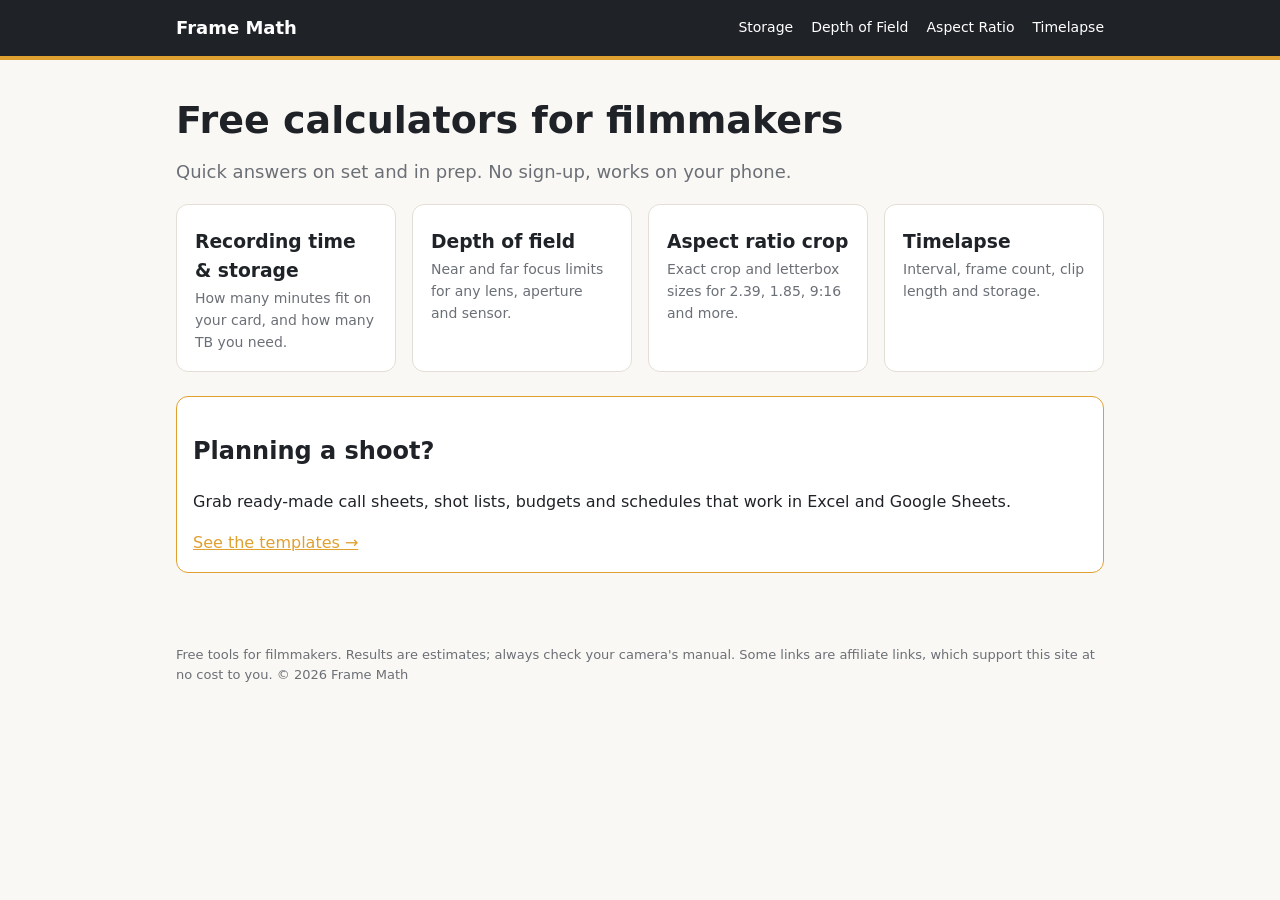
<file: index.html>
<!doctype html><html lang="en"><head><meta charset="utf-8"><meta name="viewport" content="width=device-width,initial-scale=1">
<title>Frame Math: Free Calculators for Filmmakers and Videographers</title><meta name="description" content="Free filmmaking calculators: recording time and storage, depth of field, aspect ratio crop and timelapse. Fast, mobile friendly, no sign-up."><link rel="canonical" href="https://infoneverplay-arch.github.io/Tess/index.html"><link rel="stylesheet" href="style.css">
<script type="application/ld+json">{"@context": "https://schema.org", "@type": "WebApplication", "name": "Free calculators for filmmakers", "url": "https://infoneverplay-arch.github.io/Tess/index.html", "applicationCategory": "MultimediaApplication", "offers": {"@type": "Offer", "price": "0", "priceCurrency": "USD"}}</script></head><body><header><nav class="nav"><a class="brand" href="index.html">Frame Math</a><a href="recording-time-calculator.html">Storage</a><a href="depth-of-field-calculator.html">Depth of Field</a><a href="aspect-ratio-crop-calculator.html">Aspect Ratio</a><a href="timelapse-calculator.html">Timelapse</a></nav></header>
<main><h1>Free calculators for filmmakers</h1><p class="lead">Quick answers on set and in prep. No sign-up, works on your phone.</p><div class="cards"><a class="card" href="recording-time-calculator.html"><h3>Recording time & storage</h3><p>How many minutes fit on your card, and how many TB you need.</p></a>
<a class="card" href="depth-of-field-calculator.html"><h3>Depth of field</h3><p>Near and far focus limits for any lens, aperture and sensor.</p></a>
<a class="card" href="aspect-ratio-crop-calculator.html"><h3>Aspect ratio crop</h3><p>Exact crop and letterbox sizes for 2.39, 1.85, 9:16 and more.</p></a>
<a class="card" href="timelapse-calculator.html"><h3>Timelapse</h3><p>Interval, frame count, clip length and storage.</p></a></div><section class="cta"><h2>Planning a shoot?</h2><p>Grab ready-made call sheets, shot lists, budgets and schedules that work in Excel and Google Sheets.</p><a href="https://www.etsy.com/shop/FrameMathStudio" target="_blank">See the templates &rarr;</a></section><article></article></main>
<footer>Free tools for filmmakers. Results are estimates; always check your camera's manual. Some links are affiliate links, which support this site at no cost to you. &copy; 2026 Frame Math</footer>
<script></script></body></html>
</file>
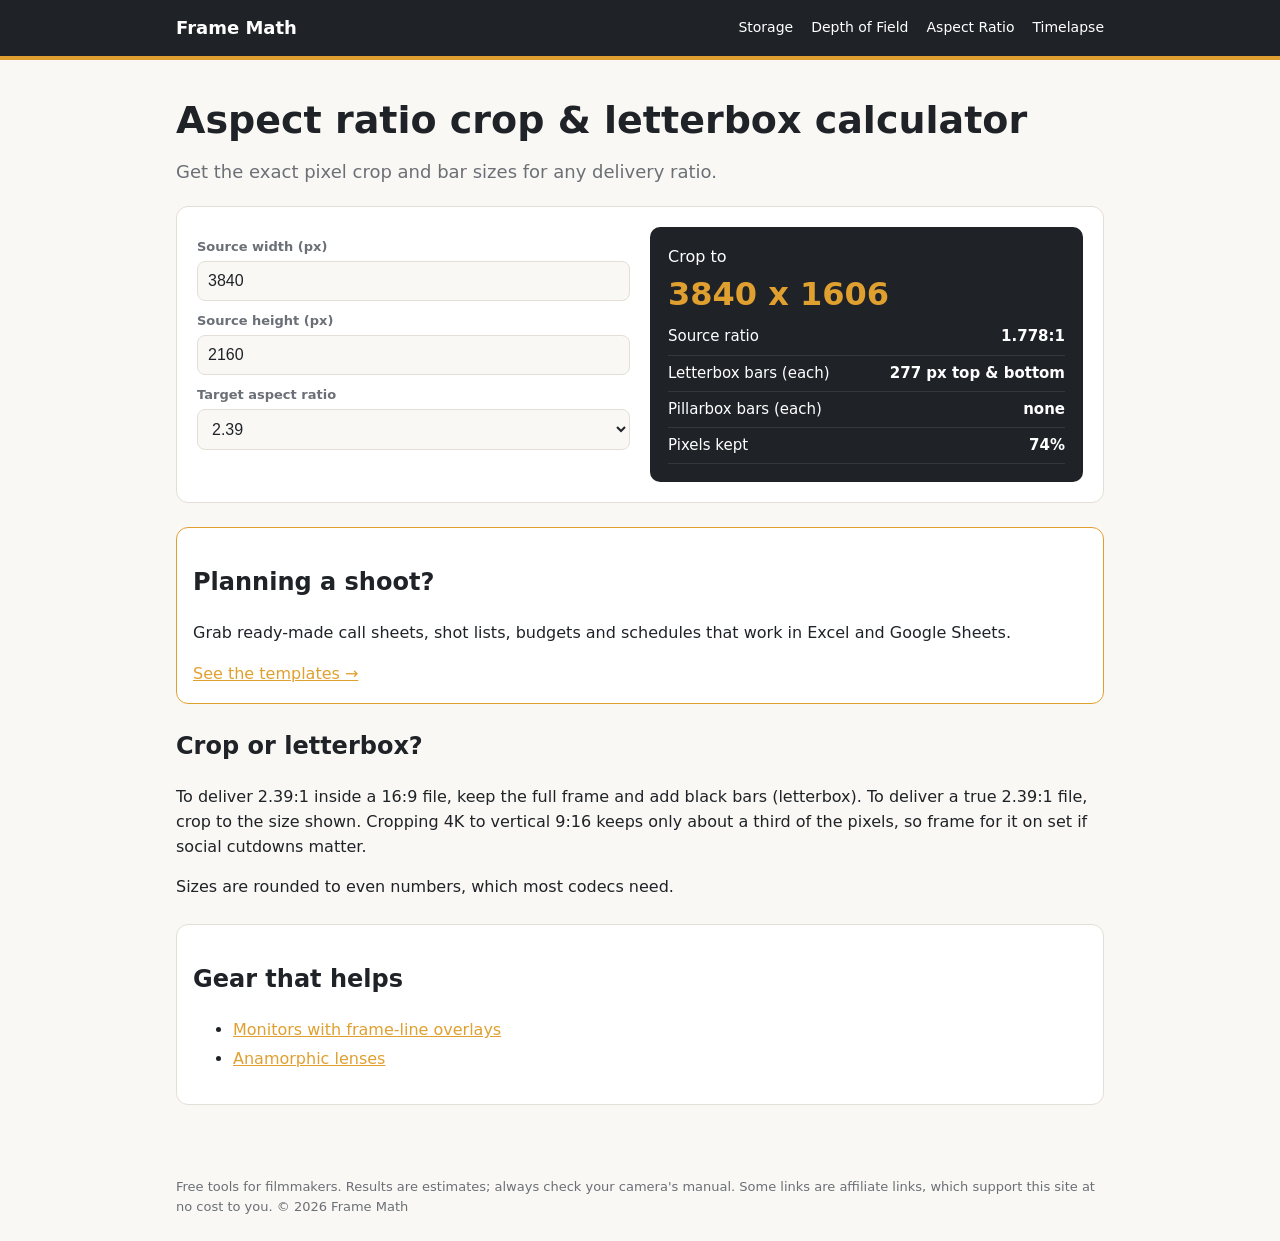
<file: aspect-ratio-crop-calculator.html>
<!doctype html><html lang="en"><head><meta charset="utf-8"><meta name="viewport" content="width=device-width,initial-scale=1">
<title>Aspect Ratio Crop & Letterbox Calculator (2.39, 1.85, 9:16, 4:5)</title><meta name="description" content="Find the exact crop size and letterbox bars to reframe any resolution to 2.39:1, 1.85:1, 9:16 vertical, 4:5 and more."><link rel="canonical" href="https://infoneverplay-arch.github.io/Tess/aspect-ratio-crop-calculator.html"><link rel="stylesheet" href="style.css">
<script type="application/ld+json">{"@context": "https://schema.org", "@type": "WebApplication", "name": "Aspect ratio crop & letterbox calculator", "url": "https://infoneverplay-arch.github.io/Tess/aspect-ratio-crop-calculator.html", "applicationCategory": "MultimediaApplication", "offers": {"@type": "Offer", "price": "0", "priceCurrency": "USD"}}</script></head><body><header><nav class="nav"><a class="brand" href="index.html">Frame Math</a><a href="recording-time-calculator.html">Storage</a><a href="depth-of-field-calculator.html">Depth of Field</a><a href="aspect-ratio-crop-calculator.html">Aspect Ratio</a><a href="timelapse-calculator.html">Timelapse</a></nav></header>
<main><h1>Aspect ratio crop & letterbox calculator</h1><p class="lead">Get the exact pixel crop and bar sizes for any delivery ratio.</p><div class="tool"><div>
<label>Source width (px)</label><input id="w" type="number" value="3840"><label>Source height (px)</label><input id="h" type="number" value="2160">
<label>Target aspect ratio</label><select id="r"><option>2.39</option><option>2.35</option><option>2.00</option><option>1.85</option><option>1.78</option><option>1.66</option><option>1.33</option><option>1.00</option><option value="0.8">0.80 (4:5 Instagram)</option><option value="0.5625">0.5625 (9:16 vertical)</option></select>
</div><div class="out"><div>Crop to</div><div class="big" id="crop">-</div>
<div class="row"><span>Source ratio</span><b id="sr">-</b></div><div class="row"><span>Letterbox bars (each)</span><b id="lb">-</b></div>
<div class="row"><span>Pillarbox bars (each)</span><b id="pb">-</b></div><div class="row"><span>Pixels kept</span><b id="pk">-</b></div></div></div><section class="cta"><h2>Planning a shoot?</h2><p>Grab ready-made call sheets, shot lists, budgets and schedules that work in Excel and Google Sheets.</p><a href="https://www.etsy.com/shop/FrameMathStudio" target="_blank">See the templates &rarr;</a></section><article><h2>Crop or letterbox?</h2><p>To deliver 2.39:1 inside a 16:9 file, keep the full frame and add black bars (letterbox). To deliver a true 2.39:1 file, crop to the size shown. Cropping 4K to vertical 9:16 keeps only about a third of the pixels, so frame for it on set if social cutdowns matter.</p><p>Sizes are rounded to even numbers, which most codecs need.</p></article><section class="gear"><h2>Gear that helps</h2><ul><li><a href="https://www.amazon.com/s?k=on+camera+monitor+5+inch" rel="sponsored nofollow" target="_blank">Monitors with frame-line overlays</a></li><li><a href="https://www.amazon.com/s?k=anamorphic+lens" rel="sponsored nofollow" target="_blank">Anamorphic lenses</a></li></ul></section></main>
<footer>Free tools for filmmakers. Results are estimates; always check your camera's manual. Some links are affiliate links, which support this site at no cost to you. &copy; 2026 Frame Math</footer>
<script>const $=i=>document.getElementById(i);const ev=x=>Math.round(x/2)*2;
function calc(){const w=+$("w").value,h=+$("h").value,r=+$("r").value;if(!w||!h)return;const sr=w/h;let cw=w,ch=h;
if(r>sr){ch=ev(w/r)}else{cw=ev(h*r)}$("crop").textContent=cw+" x "+ch;$("sr").textContent=sr.toFixed(3)+":1";
$("lb").textContent=ch<h?(h-ch)/2+" px top & bottom":"none";$("pb").textContent=cw<w?(w-cw)/2+" px left & right":"none";$("pk").textContent=Math.round(cw*ch/(w*h)*100)+"%"}
document.querySelectorAll("input,select").forEach(e=>e.oninput=calc);calc();</script></body></html>
</file>
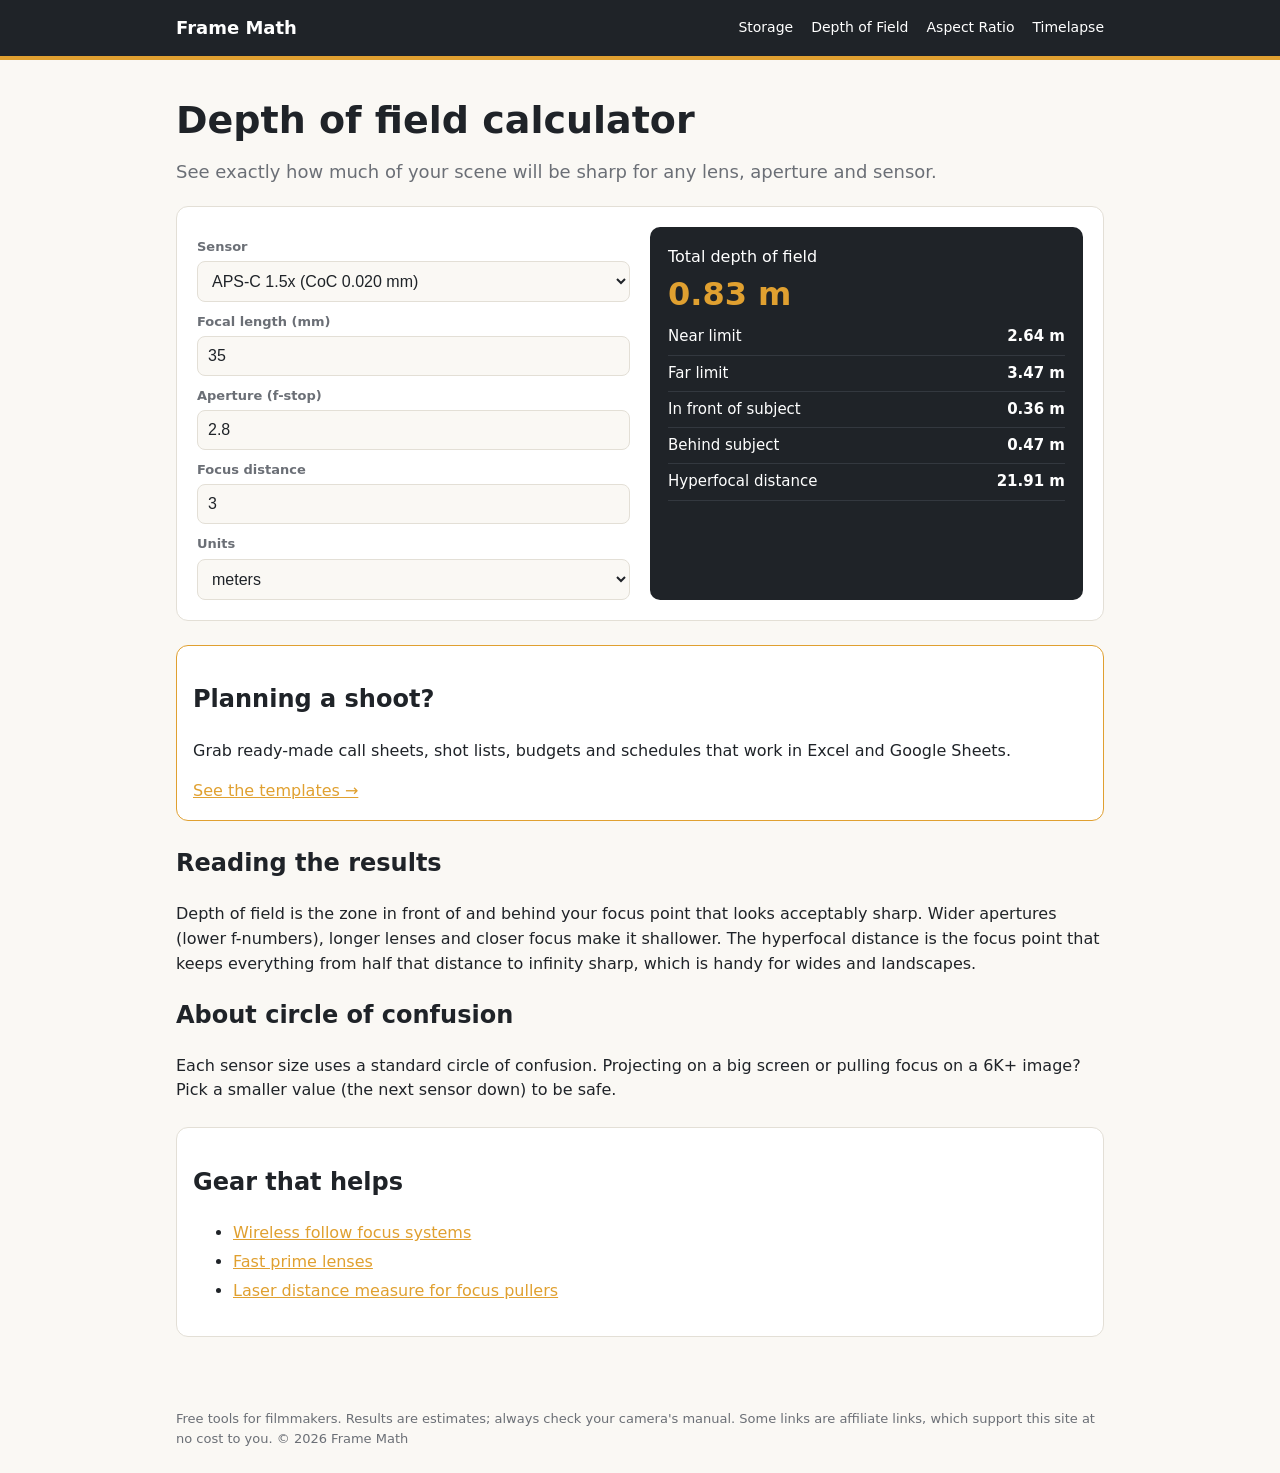
<file: depth-of-field-calculator.html>
<!doctype html><html lang="en"><head><meta charset="utf-8"><meta name="viewport" content="width=device-width,initial-scale=1">
<title>Depth of Field Calculator for Video & Photo (Full Frame, S35, APS-C, MFT)</title><meta name="description" content="Free depth of field calculator. Enter focal length, f-stop, focus distance and sensor size to get near and far limits and hyperfocal distance."><link rel="canonical" href="https://infoneverplay-arch.github.io/Tess/depth-of-field-calculator.html"><link rel="stylesheet" href="style.css">
<script type="application/ld+json">{"@context": "https://schema.org", "@type": "WebApplication", "name": "Depth of field calculator", "url": "https://infoneverplay-arch.github.io/Tess/depth-of-field-calculator.html", "applicationCategory": "MultimediaApplication", "offers": {"@type": "Offer", "price": "0", "priceCurrency": "USD"}}</script></head><body><header><nav class="nav"><a class="brand" href="index.html">Frame Math</a><a href="recording-time-calculator.html">Storage</a><a href="depth-of-field-calculator.html">Depth of Field</a><a href="aspect-ratio-crop-calculator.html">Aspect Ratio</a><a href="timelapse-calculator.html">Timelapse</a></nav></header>
<main><h1>Depth of field calculator</h1><p class="lead">See exactly how much of your scene will be sharp for any lens, aperture and sensor.</p><div class="tool"><div>
<label>Sensor</label><select id="sensor"><option value="0.030">Full frame (CoC 0.030 mm)</option><option value="0.025">Super 35 / ~1.3x (CoC 0.025 mm)</option><option value="0.020" selected>APS-C 1.5x (CoC 0.020 mm)</option><option value="0.015">Micro Four Thirds (CoC 0.015 mm)</option><option value="0.011">1-inch (CoC 0.011 mm)</option></select>
<label>Focal length (mm)</label><input id="f" type="number" value="35">
<label>Aperture (f-stop)</label><input id="n" type="number" value="2.8" step="0.1">
<label>Focus distance</label><input id="d" type="number" value="3" step="0.1">
<label>Units</label><select id="u"><option value="1">meters</option><option value="0.3048">feet</option></select>
</div><div class="out"><div>Total depth of field</div><div class="big" id="tot">-</div>
<div class="row"><span>Near limit</span><b id="near">-</b></div><div class="row"><span>Far limit</span><b id="far">-</b></div>
<div class="row"><span>In front of subject</span><b id="fr">-</b></div><div class="row"><span>Behind subject</span><b id="bh">-</b></div>
<div class="row"><span>Hyperfocal distance</span><b id="hf">-</b></div></div></div><section class="cta"><h2>Planning a shoot?</h2><p>Grab ready-made call sheets, shot lists, budgets and schedules that work in Excel and Google Sheets.</p><a href="https://www.etsy.com/shop/FrameMathStudio" target="_blank">See the templates &rarr;</a></section><article><h2>Reading the results</h2><p>Depth of field is the zone in front of and behind your focus point that looks acceptably sharp. Wider apertures (lower f-numbers), longer lenses and closer focus make it shallower. The hyperfocal distance is the focus point that keeps everything from half that distance to infinity sharp, which is handy for wides and landscapes.</p>
<h2>About circle of confusion</h2><p>Each sensor size uses a standard circle of confusion. Projecting on a big screen or pulling focus on a 6K+ image? Pick a smaller value (the next sensor down) to be safe.</p></article><section class="gear"><h2>Gear that helps</h2><ul><li><a href="https://www.amazon.com/s?k=wireless+follow+focus" rel="sponsored nofollow" target="_blank">Wireless follow focus systems</a></li><li><a href="https://www.amazon.com/s?k=cine+prime+lens" rel="sponsored nofollow" target="_blank">Fast prime lenses</a></li><li><a href="https://www.amazon.com/s?k=laser+distance+measure" rel="sponsored nofollow" target="_blank">Laser distance measure for focus pullers</a></li></ul></section></main>
<footer>Free tools for filmmakers. Results are estimates; always check your camera's manual. Some links are affiliate links, which support this site at no cost to you. &copy; 2026 Frame Math</footer>
<script>const $=i=>document.getElementById(i);
function calc(){const c=+$("sensor").value,f=+$("f").value,N=+$("n").value,u=+$("u").value,s=+$("d").value*u*1000;if(!f||!N||!s)return;
const H=f*f/(N*c)+f,near=s*(H-f)/(H+s-2*f),far=s<H?s*(H-f)/(H-s):Infinity;
const fm=x=>!isFinite(x)?"Infinity":(x/1000/u).toFixed(2)+($("u").value=="1"?" m":" ft");
$("near").textContent=fm(near);$("far").textContent=fm(far);$("tot").textContent=isFinite(far)?fm(far-near):"Infinity";
$("fr").textContent=fm(s-near);$("bh").textContent=isFinite(far)?fm(far-s):"Infinity";$("hf").textContent=fm(H)}
document.querySelectorAll("input,select").forEach(e=>e.oninput=calc);calc();</script></body></html>
</file>
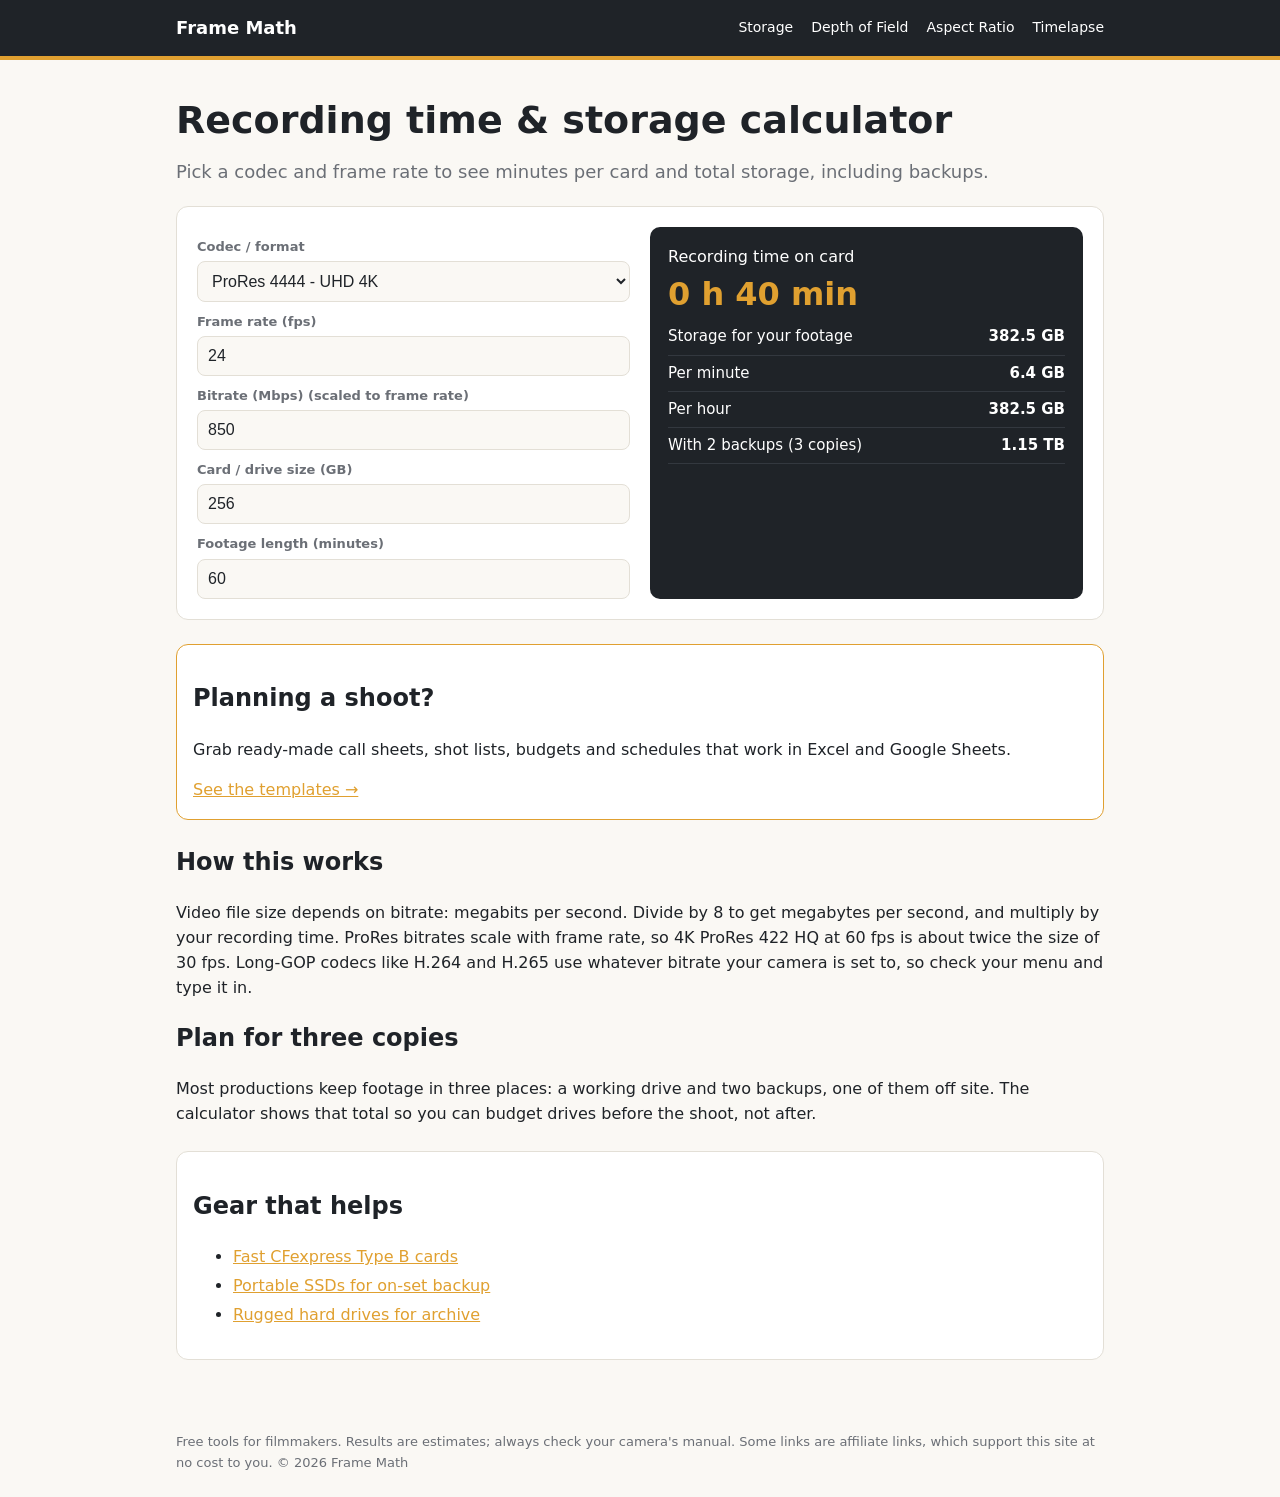
<file: recording-time-calculator.html>
<!doctype html><html lang="en"><head><meta charset="utf-8"><meta name="viewport" content="width=device-width,initial-scale=1">
<title>Video Recording Time & Storage Calculator (ProRes, H.264, H.265)</title><meta name="description" content="Calculate how much recording time fits on your card and how much storage your footage needs, for ProRes, H.264 and H.265 at any frame rate."><link rel="canonical" href="https://infoneverplay-arch.github.io/Tess/recording-time-calculator.html"><link rel="stylesheet" href="style.css">
<script type="application/ld+json">{"@context": "https://schema.org", "@type": "WebApplication", "name": "Recording time & storage calculator", "url": "https://infoneverplay-arch.github.io/Tess/recording-time-calculator.html", "applicationCategory": "MultimediaApplication", "offers": {"@type": "Offer", "price": "0", "priceCurrency": "USD"}}</script></head><body><header><nav class="nav"><a class="brand" href="index.html">Frame Math</a><a href="recording-time-calculator.html">Storage</a><a href="depth-of-field-calculator.html">Depth of Field</a><a href="aspect-ratio-crop-calculator.html">Aspect Ratio</a><a href="timelapse-calculator.html">Timelapse</a></nav></header>
<main><h1>Recording time & storage calculator</h1><p class="lead">Pick a codec and frame rate to see minutes per card and total storage, including backups.</p><div class="tool"><div>
<label>Codec / format</label><select id="codec"></select>
<label>Frame rate (fps)</label><input id="fps" type="number" value="24" step="0.001">
<label>Bitrate (Mbps) <span id="note"></span></label><input id="mbps" type="number" value="0">
<label>Card / drive size (GB)</label><input id="card" type="number" value="256">
<label>Footage length (minutes)</label><input id="mins" type="number" value="60">
</div><div class="out">
<div>Recording time on card</div><div class="big" id="rt">-</div>
<div class="row"><span>Storage for your footage</span><b id="st">-</b></div>
<div class="row"><span>Per minute</span><b id="pm">-</b></div>
<div class="row"><span>Per hour</span><b id="ph">-</b></div>
<div class="row"><span>With 2 backups (3 copies)</span><b id="bk">-</b></div></div></div><section class="cta"><h2>Planning a shoot?</h2><p>Grab ready-made call sheets, shot lists, budgets and schedules that work in Excel and Google Sheets.</p><a href="https://www.etsy.com/shop/FrameMathStudio" target="_blank">See the templates &rarr;</a></section><article><h2>How this works</h2><p>Video file size depends on bitrate: megabits per second. Divide by 8 to get megabytes per second, and multiply by your recording time. ProRes bitrates scale with frame rate, so 4K ProRes 422 HQ at 60 fps is about twice the size of 30 fps. Long-GOP codecs like H.264 and H.265 use whatever bitrate your camera is set to, so check your menu and type it in.</p>
<h2>Plan for three copies</h2><p>Most productions keep footage in three places: a working drive and two backups, one of them off site. The calculator shows that total so you can budget drives before the shoot, not after.</p></article><section class="gear"><h2>Gear that helps</h2><ul><li><a href="https://www.amazon.com/s?k=CFexpress+Type+B+card+512GB" rel="sponsored nofollow" target="_blank">Fast CFexpress Type B cards</a></li><li><a href="https://www.amazon.com/s?k=portable+SSD+2TB" rel="sponsored nofollow" target="_blank">Portable SSDs for on-set backup</a></li><li><a href="https://www.amazon.com/s?k=rugged+external+hard+drive+5TB" rel="sponsored nofollow" target="_blank">Rugged hard drives for archive</a></li></ul></section></main>
<footer>Free tools for filmmakers. Results are estimates; always check your camera's manual. Some links are affiliate links, which support this site at no cost to you. &copy; 2026 Frame Math</footer>
<script>
// Approximate bitrates in Mbps at 29.97 fps (Apple ProRes white paper values for UHD/1080). Scale linearly with fps.
const C={"ProRes 4444 - UHD 4K":1061,"ProRes 422 HQ - UHD 4K":707,"ProRes 422 - UHD 4K":471,"ProRes 422 LT - UHD 4K":328,"ProRes 422 Proxy - UHD 4K":145,"ProRes 422 HQ - 1080p":176,"ProRes 422 - 1080p":117,"ProRes 422 LT - 1080p":82,"H.265 - 4K (typical 150 Mbps)":-150,"H.264 - 4K (typical 100 Mbps)":-100,"H.264 - 1080p (typical 50 Mbps)":-50,"Custom bitrate":0};
const s=document.getElementById("codec");for(const k in C){const o=document.createElement("option");o.textContent=k;s.appendChild(o)}
const $=i=>document.getElementById(i);
function gb(x){return x>=1000?(x/1000).toFixed(2)+" TB":x.toFixed(1)+" GB"}
function setRate(){const v=C[s.value],f=+$("fps").value||24;if(v>0)$("mbps").value=Math.round(v*f/29.97);else if(v<0)$("mbps").value=-v;$("note").textContent=v>0?"(scaled to frame rate)":v<0?"(set by camera)":"(enter yours)";calc()}
function calc(){const m=+$("mbps").value||0,gbm=m*60/8/1000;$("pm").textContent=gb(gbm);$("ph").textContent=gb(gbm*60);const t=gbm?($("card").value/gbm):0;$("rt").textContent=gbm?Math.floor(t/60)+" h "+Math.round(t%60)+" min":"-";const st=gbm*($("mins").value||0);$("st").textContent=gb(st);$("bk").textContent=gb(st*3)}
s.onchange=setRate;$("fps").oninput=setRate;["mbps","card","mins"].forEach(i=>$(i).oninput=calc);setRate();</script></body></html>
</file>
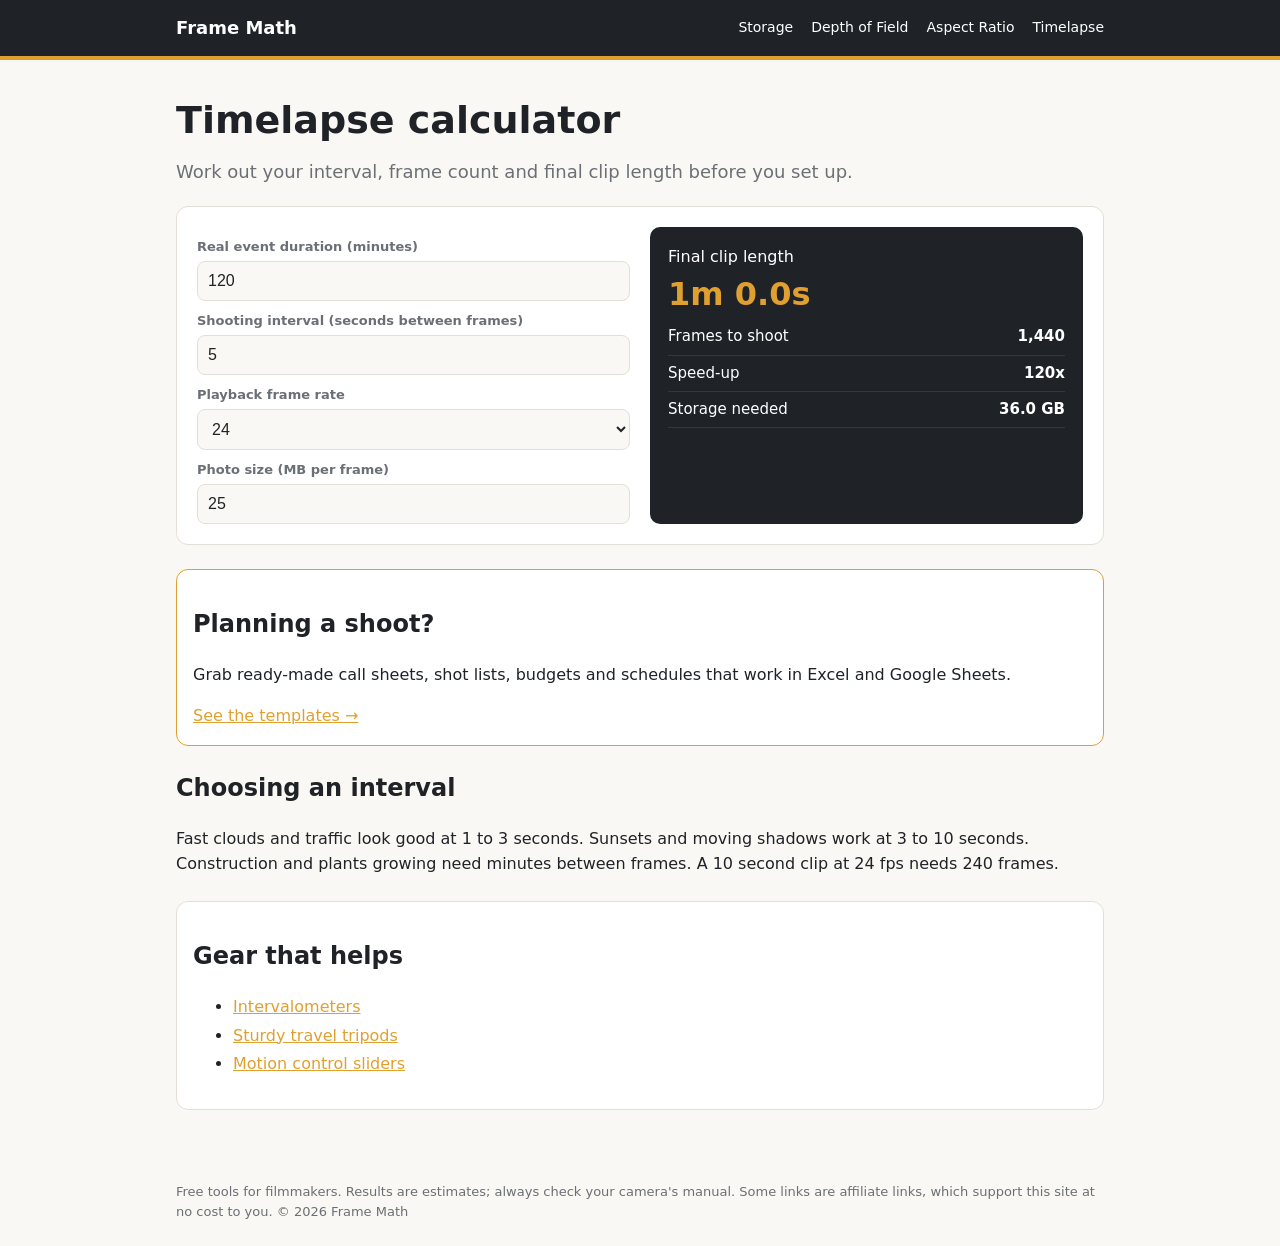
<file: timelapse-calculator.html>
<!doctype html><html lang="en"><head><meta charset="utf-8"><meta name="viewport" content="width=device-width,initial-scale=1">
<title>Timelapse Calculator: Interval, Frames, Clip Length & Storage</title><meta name="description" content="Plan a timelapse: enter event length and interval to get frames, final clip duration, speed-up and storage."><link rel="canonical" href="https://infoneverplay-arch.github.io/Tess/timelapse-calculator.html"><link rel="stylesheet" href="style.css">
<script type="application/ld+json">{"@context": "https://schema.org", "@type": "WebApplication", "name": "Timelapse calculator", "url": "https://infoneverplay-arch.github.io/Tess/timelapse-calculator.html", "applicationCategory": "MultimediaApplication", "offers": {"@type": "Offer", "price": "0", "priceCurrency": "USD"}}</script></head><body><header><nav class="nav"><a class="brand" href="index.html">Frame Math</a><a href="recording-time-calculator.html">Storage</a><a href="depth-of-field-calculator.html">Depth of Field</a><a href="aspect-ratio-crop-calculator.html">Aspect Ratio</a><a href="timelapse-calculator.html">Timelapse</a></nav></header>
<main><h1>Timelapse calculator</h1><p class="lead">Work out your interval, frame count and final clip length before you set up.</p><div class="tool"><div>
<label>Real event duration (minutes)</label><input id="ev" type="number" value="120">
<label>Shooting interval (seconds between frames)</label><input id="iv" type="number" value="5" step="0.5">
<label>Playback frame rate</label><select id="fps"><option>24</option><option>25</option><option>30</option><option>60</option></select>
<label>Photo size (MB per frame)</label><input id="mb" type="number" value="25">
</div><div class="out"><div>Final clip length</div><div class="big" id="len">-</div>
<div class="row"><span>Frames to shoot</span><b id="fr">-</b></div><div class="row"><span>Speed-up</span><b id="sp">-</b></div>
<div class="row"><span>Storage needed</span><b id="st">-</b></div></div></div><section class="cta"><h2>Planning a shoot?</h2><p>Grab ready-made call sheets, shot lists, budgets and schedules that work in Excel and Google Sheets.</p><a href="https://www.etsy.com/shop/FrameMathStudio" target="_blank">See the templates &rarr;</a></section><article><h2>Choosing an interval</h2><p>Fast clouds and traffic look good at 1 to 3 seconds. Sunsets and moving shadows work at 3 to 10 seconds. Construction and plants growing need minutes between frames. A 10 second clip at 24 fps needs 240 frames.</p></article><section class="gear"><h2>Gear that helps</h2><ul><li><a href="https://www.amazon.com/s?k=intervalometer" rel="sponsored nofollow" target="_blank">Intervalometers</a></li><li><a href="https://www.amazon.com/s?k=carbon+fiber+tripod" rel="sponsored nofollow" target="_blank">Sturdy travel tripods</a></li><li><a href="https://www.amazon.com/s?k=motorized+camera+slider" rel="sponsored nofollow" target="_blank">Motion control sliders</a></li></ul></section></main>
<footer>Free tools for filmmakers. Results are estimates; always check your camera's manual. Some links are affiliate links, which support this site at no cost to you. &copy; 2026 Frame Math</footer>
<script>const $=i=>document.getElementById(i);
function calc(){const e=+$("ev").value*60,i=+$("iv").value,f=+$("fps").value;if(!e||!i)return;const n=Math.floor(e/i),l=n/f;
$("len").textContent=Math.floor(l/60)+"m "+(l%60).toFixed(1)+"s";$("fr").textContent=n.toLocaleString();$("sp").textContent=Math.round(i*f)+"x";
const g=n*($("mb").value||0)/1000;$("st").textContent=g>=1000?(g/1000).toFixed(2)+" TB":g.toFixed(1)+" GB"}
document.querySelectorAll("input,select").forEach(e=>e.oninput=calc);calc();</script></body></html>
</file>
<file: style.css>
:root{--ink:#1f2328;--amber:#e0a030;--bg:#faf8f4;--card:#fff;--muted:#6b6f76;--line:#e3dfd6;--txt:#1f2328}
@media (prefers-color-scheme:dark){:root{--bg:#15181c;--card:#1f2328;--muted:#a3a7ae;--line:#33383f;--txt:#eceae6}}
*{box-sizing:border-box}body{margin:0;font-family:Inter,system-ui,-apple-system,Segoe UI,Roboto,sans-serif;background:var(--bg);color:var(--txt);line-height:1.55}
a{color:var(--amber)}header{background:#1f2328;border-bottom:4px solid var(--amber)}
.nav{max-width:960px;margin:auto;padding:14px 16px;display:flex;gap:18px;flex-wrap:wrap;align-items:center}
.nav a{color:#fff;text-decoration:none;font-size:14px}.nav .brand{font-weight:800;font-size:18px;margin-right:auto}
main{max-width:960px;margin:auto;padding:24px 16px}h1{font-size:clamp(26px,5vw,38px);margin:.2em 0}
.lead{color:var(--muted);font-size:18px;margin-top:0}
.tool{background:var(--card);border:1px solid var(--line);border-radius:12px;padding:20px;display:grid;grid-template-columns:repeat(auto-fit,minmax(240px,1fr));gap:20px;margin:20px 0}
label{display:block;font-size:13px;font-weight:600;color:var(--muted);margin:10px 0 4px}
input,select{width:100%;padding:10px;border:1px solid var(--line);border-radius:8px;font-size:16px;background:var(--bg);color:var(--txt)}
.out{background:#1f2328;color:#fff;border-radius:10px;padding:18px}.out .big{font-size:32px;font-weight:800;color:var(--amber)}
.out .row{display:flex;justify-content:space-between;border-bottom:1px solid #33383f;padding:6px 0;font-size:15px;gap:10px}
.cards{display:grid;grid-template-columns:repeat(auto-fit,minmax(220px,1fr));gap:16px}
.card{background:var(--card);border:1px solid var(--line);border-radius:12px;padding:18px;text-decoration:none;color:var(--txt)}
.card h3{margin:.2em 0}.card p{color:var(--muted);margin:0;font-size:14px}
.gear,.cta{border:1px solid var(--line);border-radius:12px;padding:16px;margin:24px 0;background:var(--card)}
.cta{border-color:var(--amber)}.gear li{margin:4px 0}
footer{max-width:960px;margin:auto;padding:24px 16px;color:var(--muted);font-size:13px}
</file>
